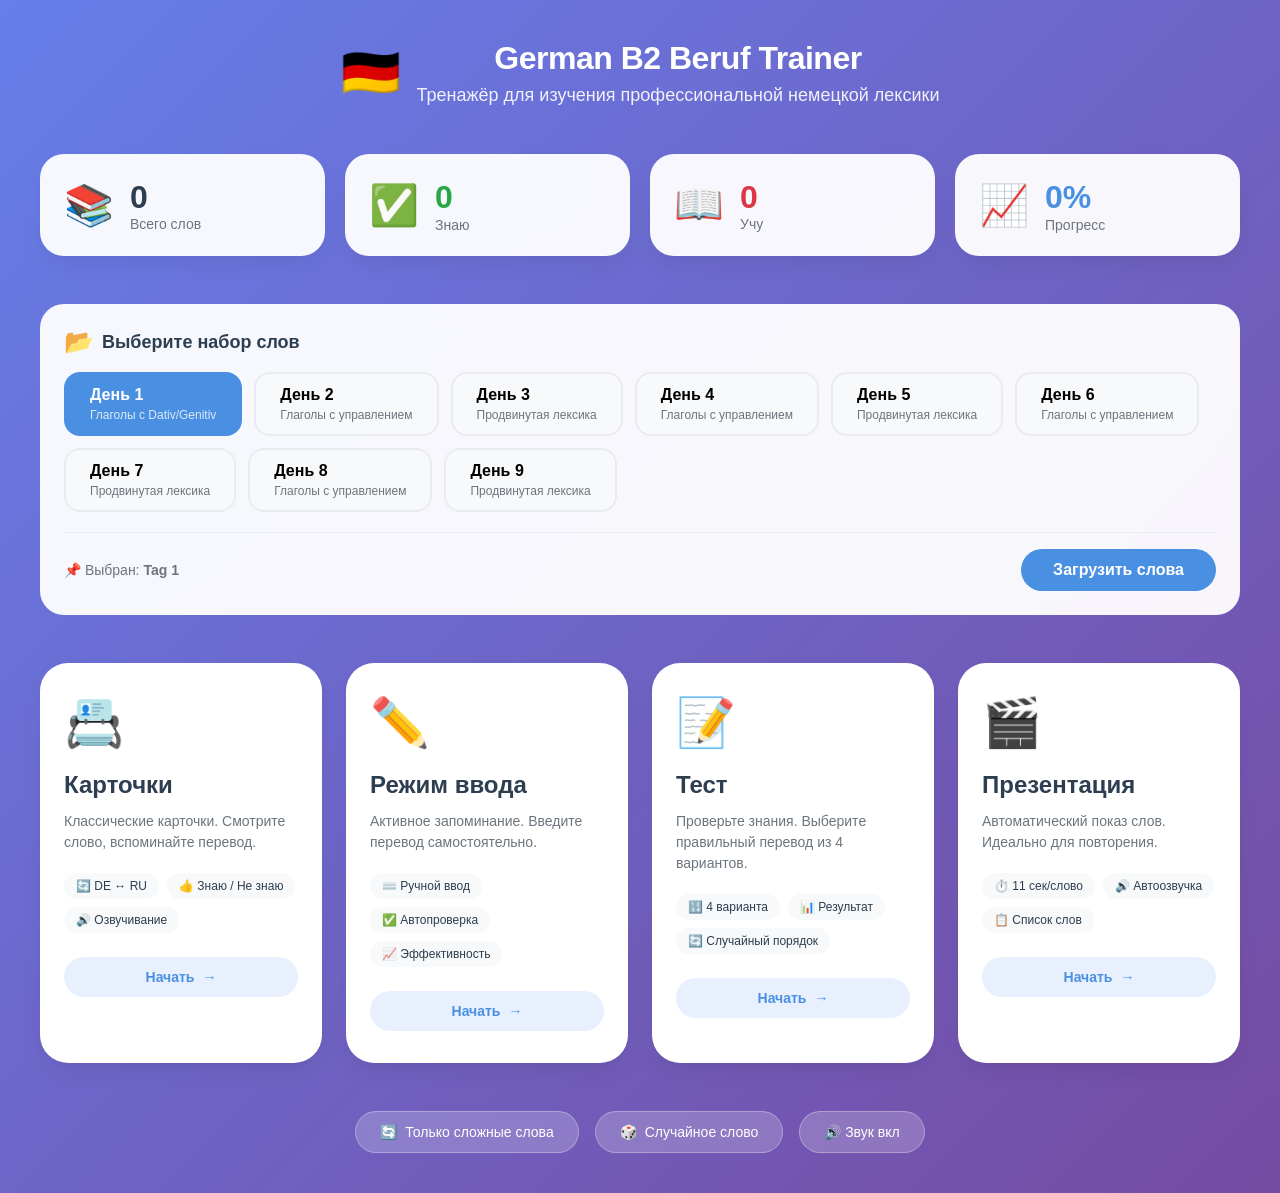
<file: index.html>
<!DOCTYPE html>
<html lang="ru">
<head>
  <meta charset="UTF-8" />
  <meta name="viewport" content="width=device-width, initial-scale=1.0" />
  <title>German B2 Beruf Trainer</title>
  <link rel="stylesheet" href="styles.css">
</head>

<body>
  <!-- ГЛАВНАЯ СТРАНИЦА-ДАШБОРД -->
  <div id="dashboard" class="dashboard">
    <div class="dashboard-container">
      <!-- ШАПКА -->
      <header class="dashboard-header">
        <div class="logo-area">
          <span class="logo">🇩🇪</span>
          <div>
            <h1>German B2 Beruf Trainer</h1>
            <p class="subtitle">Тренажёр для изучения профессиональной немецкой лексики</p>
          </div>
        </div>
      </header>

      <!-- СТАТИСТИКА ПРОГРЕССА -->
      <div class="stats-overview">
        <div class="stat-card">
          <div class="stat-icon">📚</div>
          <div class="stat-info">
            <span class="stat-value" id="statTotal">0</span>
            <span class="stat-label">Всего слов</span>
          </div>
        </div>
        <div class="stat-card known">
          <div class="stat-icon">✅</div>
          <div class="stat-info">
            <span class="stat-value" id="statKnown">0</span>
            <span class="stat-label">Знаю</span>
          </div>
        </div>
        <div class="stat-card unknown">
          <div class="stat-icon">📖</div>
          <div class="stat-info">
            <span class="stat-value" id="statUnknown">0</span>
            <span class="stat-label">Учу</span>
          </div>
        </div>
        <div class="stat-card progress">
          <div class="stat-icon">📈</div>
          <div class="stat-info">
            <span class="stat-value" id="statProgress">0%</span>
            <span class="stat-label">Прогресс</span>
          </div>
        </div>
      </div>

      <!-- ВЫБОР НАБОРА СЛОВ -->
      <div class="day-selector">
        <div class="selector-label">
          <span class="label-icon">📂</span>
          <span>Выберите набор слов</span>
        </div>
        <div class="day-buttons">
          <button class="day-btn" data-day="tag1">День 1 <span>Глаголы с Dativ/Genitiv</span></button>
          <button class="day-btn" data-day="tag2">День 2 <span>Глаголы с управлением</span></button>
          <button class="day-btn" data-day="tag3">День 3 <span>Продвинутая лексика</span></button>
          <button class="day-btn" data-day="tag4">День 4 <span>Глаголы с управлением</span></button>
          <button class="day-btn" data-day="tag5">День 5 <span>Продвинутая лексика</span></button>
          <button class="day-btn" data-day="tag6">День 6 <span>Глаголы с управлением</span></button>
          <button class="day-btn" data-day="tag7">День 7 <span>Продвинутая лексика</span></button>
          <button class="day-btn" data-day="tag8">День 8 <span>Глаголы с управлением</span></button>
          <button class="day-btn" data-day="tag9">День 9 <span>Продвинутая лексика</span></button>
        </div>
        <div class="selected-day-info" id="selectedDayInfo">
          <span>📌 Выбран: <strong id="currentDayName">Tag 1</strong></span>
          <button id="loadBtn" class="load-btn">Загрузить слова</button>
        </div>
      </div>

      <!-- КАРТОЧКИ РЕЖИМОВ -->
      <div class="modes-grid">
        <div class="mode-card" data-mode="cards">
          <div class="mode-icon">📇</div>
          <h3>Карточки</h3>
          <p>Классические карточки. Смотрите слово, вспоминайте перевод.</p>
          <div class="mode-features">
            <span>🔄 DE ↔ RU</span>
            <span>👍 Знаю / Не знаю</span>
            <span>🔊 Озвучивание</span>
          </div>
          <button class="mode-start-btn" data-mode="cards">
            Начать <span>→</span>
          </button>
        </div>

        <div class="mode-card" data-mode="typing">
          <div class="mode-icon">✏️</div>
          <h3>Режим ввода</h3>
          <p>Активное запоминание. Введите перевод самостоятельно.</p>
          <div class="mode-features">
            <span>⌨️ Ручной ввод</span>
            <span>✅ Автопроверка</span>
            <span>📈 Эффективность</span>
          </div>
          <button class="mode-start-btn" data-mode="typing">
            Начать <span>→</span>
          </button>
        </div>

        <div class="mode-card" data-mode="test">
          <div class="mode-icon">📝</div>
          <h3>Тест</h3>
          <p>Проверьте знания. Выберите правильный перевод из 4 вариантов.</p>
          <div class="mode-features">
            <span>🔢 4 варианта</span>
            <span>📊 Результат</span>
            <span>🔄 Случайный порядок</span>
          </div>
          <button class="mode-start-btn" data-mode="test">
            Начать <span>→</span>
          </button>
        </div>

        <div class="mode-card" data-mode="presentation">
          <div class="mode-icon">🎬</div>
          <h3>Презентация</h3>
          <p>Автоматический показ слов. Идеально для повторения.</p>
          <div class="mode-features">
            <span>⏱️ 11 сек/слово</span>
            <span>🔊 Автоозвучка</span>
            <span>📋 Список слов</span>
          </div>
          <button class="mode-start-btn" data-mode="presentation">
            Начать <span>→</span>
          </button>
        </div>
      </div>

      <!-- ДОПОЛНИТЕЛЬНЫЕ ФУНКЦИИ -->
      <div class="extra-functions">
        <button class="extra-btn" id="repeatUnknownBtn">
          <span>🔄</span> Только сложные слова
        </button>
        <button class="extra-btn" id="randomWordBtn">
          <span>🎲</span> Случайное слово
        </button>
        <div class="sound-control">
          <button id="toggleSoundBtn" class="sound-btn">🔊 Звук вкл</button>
        </div>
      </div>
    </div>
  </div>

  <!-- ЭКРАН КАРТОЧЕК -->
  <div id="cardsScreen" class="mode-screen hidden">
    <div class="mode-header">
      <button class="back-btn" data-back>← На главную</button>
      <h2>📇 Карточки</h2>
      <div class="mode-controls">
        <button id="cardsModeSelect" class="small-select">DE → RU</button>
        <button id="cardsTypingModeBtn" class="typing-mode-btn">✏️ Режим ввода</button>
        <button id="cardsSpeakBtn" class="speak-mode-btn">🔊</button>
      </div>
    </div>
    
    <div class="mode-content">
      <div class="cards-container">
        <div class="cards-counter" id="cardsCounter"></div>
        
        <div class="card">
          <div class="card-word-container">
            <div class="card-word" id="cardWord"></div>
          </div>
          
          <div class="card-answer hidden" id="cardAnswer">
            <div class="card-translation" id="cardTranslation"></div>
            <div class="card-examples">
              <p><span class="example-label">DE:</span> <span id="cardExampleDe"></span></p>
              <p><span class="example-label">RU:</span> <span id="cardExampleRu"></span></p>
            </div>
          </div>
          
          <!-- Режим ввода внутри карточек -->
          <div class="typing-area hidden" id="cardsTypingSection">
            <input type="text" id="cardsTypingInput" placeholder="Введите перевод..." />
            <button id="cardsCheckTypingBtn">Проверить</button>
          </div>
          <div class="typing-feedback hidden" id="cardsTypingFeedback">
            <p id="cardsTypingMessage"></p>
            <p id="cardsTypingCorrectAnswer"></p>
          </div>
        </div>
        
        <div class="card-controls">
          <button id="showAnswerBtn" class="control-btn">Показать ответ</button>
          <div class="nav-controls">
            <button id="prevBtn" class="nav-btn">◀ Назад</button>
            <button id="nextBtn" class="nav-btn">Вперёд ▶</button>
          </div>
        </div>
        
        <div class="rating-buttons">
          <button id="knowBtn" class="rating-btn know">✅ Знаю</button>
          <button id="dontKnowBtn" class="rating-btn dontknow">❌ Не знаю</button>
        </div>
        
        <div class="card-footer">
          <label class="auto-next">
            <input type="checkbox" id="autoNextCheckbox" checked />
            Автопереход
          </label>
          <div class="word-status" id="wordStatus">—</div>
        </div>
      </div>
    </div>
  </div>

  <!-- ЭКРАН ТЕСТА -->
  <div id="testScreen" class="mode-screen hidden">
    <div class="mode-header">
      <button class="back-btn" data-back>← На главную</button>
      <h2>📝 Тест</h2>
      <button id="testSpeakBtn" class="speak-mode-btn">🔊</button>
    </div>
    
    <div class="mode-content">
      <div class="test-container">
        <div class="test-counter" id="testCounter"></div>
        
        <div class="test-question">
          <div class="test-word" id="testWord"></div>
        </div>
        
        <div class="answers-grid" id="answersContainer"></div>
        
        <div class="test-message" id="testMessage"></div>
        
        <div class="test-controls">
          <button id="nextQuestionBtn" class="hidden">Следующий вопрос →</button>
          <button id="restartTestBtn" class="hidden">🔄 Пройти заново</button>
        </div>
        
        <div class="test-result" id="resultBox"></div>
      </div>
    </div>
  </div>

  <!-- ЭКРАН ПРЕЗЕНТАЦИИ (полноэкранный) -->
  <div id="presentationScreen" class="presentation-panel hidden">
    <div class="presentation-top-bar">
      <button class="back-btn-light" data-back>← На главную</button>
      <button id="presentationPauseBtn" class="presentation-control-light">⏸ Пауза</button>
      <button id="presentationSpeakBtn" class="presentation-speak-light">🔊</button>
    </div>
    
    <button id="toggleSidebarBtn" class="sidebar-toggle-btn" title="Показать/скрыть список слов">📚</button>
    
    <div id="presentationSidebar" class="presentation-sidebar">
      <div class="sidebar-header">
        <h3>📚 Список слов</h3>
      </div>
      <div id="wordsList" class="words-list"></div>
    </div>
    
    <div id="presentationMain" class="presentation-main">
      <div class="presentation-content">
        <div id="presentationCounter" class="presentation-counter"></div>
        
        <div class="presentation-word-container">
          <div id="presentationWord" class="presentation-word"></div>
        </div>
        
        <div id="presentationTranslation" class="presentation-translation"></div>
        
        <div id="presentationExamples" class="presentation-examples">
          <p><span class="example-label">DE:</span> <span id="presentationExampleDe"></span></p>
          <p><span class="example-label">RU:</span> <span id="presentationExampleRu"></span></p>
        </div>
      </div>
    </div>
    
    <div class="presentation-progress">
      <div id="presentationProgressBar" class="presentation-progress-bar"></div>
    </div>
  </div>

  <script src="app.js"></script>
</body>
</html>
</file>
<file: styles.css>
/* ========== ОСНОВНЫЕ ПЕРЕМЕННЫЕ ========== */
:root {
  --primary: #4a90e2;
  --primary-dark: #3a7bc9;
  --primary-light: #e8f0fe;
  --success: #28a745;
  --success-light: #e8f5e9;
  --warning: #dc3545;
  --warning-light: #ffe8e8;
  --text-dark: #2c3e50;
  --text-gray: #6c757d;
  --text-light: #95a5a6;
  --bg-light: #f8f9fa;
  --bg-white: #ffffff;
  --border: #e9ecef;
  --card-shadow: 0 10px 25px -5px rgba(0, 0, 0, 0.08), 0 8px 10px -6px rgba(0, 0, 0, 0.02);
  --card-hover-shadow: 0 20px 30px -12px rgba(0, 0, 0, 0.15);
  --transition: all 0.3s cubic-bezier(0.4, 0, 0.2, 1);
}

* {
  margin: 0;
  padding: 0;
  box-sizing: border-box;
}

body {
  font-family: -apple-system, BlinkMacSystemFont, 'Segoe UI', Roboto, 'Helvetica Neue', Arial, sans-serif;
  background: linear-gradient(135deg, #667eea 0%, #764ba2 100%);
  min-height: 100vh;
  color: var(--text-dark);
}

.hidden {
  display: none !important;
}

/* ========== ГЛАВНАЯ СТРАНИЦА - ДАШБОРД ========== */
.dashboard {
  min-height: 100vh;
  padding: 40px 24px;
}

.dashboard-container {
  max-width: 1200px;
  margin: 0 auto;
}

/* Шапка */
.dashboard-header {
  margin-bottom: 48px;
  text-align: center;
}

.logo-area {
  display: flex;
  align-items: center;
  justify-content: center;
  gap: 16px;
}

.logo {
  font-size: 48px;
  animation: float 3s ease-in-out infinite;
}

@keyframes float {
  0%, 100% { transform: translateY(0px); }
  50% { transform: translateY(-10px); }
}

.dashboard-header h1 {
  font-size: 32px;
  color: white;
  margin-bottom: 8px;
  font-weight: 700;
  letter-spacing: -0.5px;
}

.subtitle {
  font-size: 18px;
  color: rgba(255, 255, 255, 0.9);
}

/* Статистика */
.stats-overview {
  display: grid;
  grid-template-columns: repeat(auto-fit, minmax(200px, 1fr));
  gap: 20px;
  margin-bottom: 48px;
}

.stat-card {
  background: rgba(255, 255, 255, 0.95);
  backdrop-filter: blur(10px);
  border-radius: 24px;
  padding: 24px;
  display: flex;
  align-items: center;
  gap: 16px;
  transition: var(--transition);
  box-shadow: var(--card-shadow);
}

.stat-card:hover {
  transform: translateY(-4px);
  box-shadow: var(--card-hover-shadow);
}

.stat-icon {
  font-size: 40px;
}

.stat-info {
  display: flex;
  flex-direction: column;
}

.stat-value {
  font-size: 32px;
  font-weight: 800;
  color: var(--text-dark);
  line-height: 1.2;
}

.stat-label {
  font-size: 14px;
  color: var(--text-gray);
  font-weight: 500;
}

.stat-card.known .stat-value { color: var(--success); }
.stat-card.unknown .stat-value { color: var(--warning); }
.stat-card.progress .stat-value { color: var(--primary); }

/* Выбор набора слов */
.day-selector {
  background: rgba(255, 255, 255, 0.95);
  backdrop-filter: blur(10px);
  border-radius: 24px;
  padding: 24px;
  margin-bottom: 48px;
}

.selector-label {
  display: flex;
  align-items: center;
  gap: 8px;
  font-size: 18px;
  font-weight: 600;
  color: var(--text-dark);
  margin-bottom: 16px;
}

.label-icon {
  font-size: 24px;
}

.day-buttons {
  display: flex;
  gap: 12px;
  flex-wrap: wrap;
  margin-bottom: 20px;
}

.day-btn {
  background: var(--bg-light);
  border: 2px solid var(--border);
  padding: 12px 24px;
  border-radius: 16px;
  font-size: 16px;
  font-weight: 600;
  cursor: pointer;
  transition: var(--transition);
  display: flex;
  flex-direction: column;
  align-items: flex-start;
  gap: 4px;
}

.day-btn span {
  font-size: 12px;
  font-weight: normal;
  color: var(--text-gray);
}

.day-btn:hover {
  border-color: var(--primary);
  background: var(--primary-light);
  transform: translateY(-2px);
}

.day-btn.active {
  background: var(--primary);
  border-color: var(--primary);
  color: white;
}

.day-btn.active span {
  color: rgba(255, 255, 255, 0.8);
}

.selected-day-info {
  display: flex;
  align-items: center;
  justify-content: space-between;
  flex-wrap: wrap;
  gap: 16px;
  padding-top: 16px;
  border-top: 1px solid var(--border);
}

.selected-day-info span {
  font-size: 14px;
  color: var(--text-gray);
}

.load-btn {
  background: var(--primary);
  color: white;
  border: none;
  padding: 12px 32px;
  border-radius: 40px;
  font-size: 16px;
  font-weight: 600;
  cursor: pointer;
  transition: var(--transition);
}

.load-btn:hover {
  background: var(--primary-dark);
  transform: scale(1.02);
}

/* Карточки режимов */
.modes-grid {
  display: grid;
  grid-template-columns: repeat(auto-fit, minmax(280px, 1fr));
  gap: 24px;
  margin-bottom: 48px;
}

.mode-card {
  background: white;
  border-radius: 28px;
  padding: 32px 24px;
  transition: var(--transition);
  box-shadow: var(--card-shadow);
  position: relative;
  overflow: hidden;
}

.mode-card::before {
  content: '';
  position: absolute;
  top: 0;
  left: 0;
  right: 0;
  height: 4px;
  background: var(--primary);
  transform: scaleX(0);
  transition: var(--transition);
}

.mode-card:hover {
  transform: translateY(-8px);
  box-shadow: var(--card-hover-shadow);
}

.mode-card:hover::before {
  transform: scaleX(1);
}

.mode-icon {
  font-size: 48px;
  margin-bottom: 20px;
}

.mode-card h3 {
  font-size: 24px;
  font-weight: 700;
  color: var(--text-dark);
  margin-bottom: 12px;
}

.mode-card p {
  font-size: 14px;
  color: var(--text-gray);
  line-height: 1.5;
  margin-bottom: 20px;
}

.mode-features {
  display: flex;
  flex-wrap: wrap;
  gap: 8px;
  margin-bottom: 24px;
}

.mode-features span {
  background: var(--bg-light);
  padding: 6px 12px;
  border-radius: 20px;
  font-size: 12px;
  color: var(--text-dark);
}

.mode-start-btn {
  background: var(--primary-light);
  color: var(--primary);
  border: none;
  padding: 12px 24px;
  border-radius: 40px;
  font-size: 14px;
  font-weight: 600;
  cursor: pointer;
  transition: var(--transition);
  width: 100%;
  display: flex;
  align-items: center;
  justify-content: center;
  gap: 8px;
}

.mode-start-btn span {
  transition: transform 0.2s;
}

.mode-start-btn:hover {
  background: var(--primary);
  color: white;
}

.mode-start-btn:hover span {
  transform: translateX(4px);
}

/* Дополнительные функции */
.extra-functions {
  display: flex;
  justify-content: center;
  gap: 16px;
  flex-wrap: wrap;
}

.extra-btn {
  background: rgba(255, 255, 255, 0.2);
  backdrop-filter: blur(10px);
  border: 1px solid rgba(255, 255, 255, 0.3);
  padding: 12px 24px;
  border-radius: 40px;
  font-size: 14px;
  font-weight: 500;
  color: white;
  cursor: pointer;
  transition: var(--transition);
  display: flex;
  align-items: center;
  gap: 8px;
}

.extra-btn:hover {
  background: rgba(255, 255, 255, 0.3);
  transform: translateY(-2px);
}

.sound-control {
  display: flex;
  align-items: center;
}

.sound-btn {
  background: rgba(255, 255, 255, 0.2);
  backdrop-filter: blur(10px);
  border: 1px solid rgba(255, 255, 255, 0.3);
  padding: 12px 24px;
  border-radius: 40px;
  font-size: 14px;
  font-weight: 500;
  color: white;
  cursor: pointer;
  transition: var(--transition);
}

.sound-btn.sound-off {
  background: rgba(220, 53, 69, 0.7);
}

.sound-btn:hover {
  background: rgba(255, 255, 255, 0.3);
  transform: translateY(-2px);
}

/* ========== ЭКРАНЫ РЕЖИМОВ ========== */
.mode-screen {
  position: fixed;
  top: 0;
  left: 0;
  right: 0;
  bottom: 0;
  background: var(--bg-light);
  z-index: 1000;
  overflow-y: auto;
}

.mode-header {
  background: white;
  padding: 20px 24px;
  display: flex;
  align-items: center;
  justify-content: space-between;
  flex-wrap: wrap;
  gap: 16px;
  border-bottom: 1px solid var(--border);
  position: sticky;
  top: 0;
  z-index: 100;
}

.mode-header h2 {
  font-size: 24px;
  color: var(--text-dark);
}

.back-btn {
  background: none;
  border: none;
  font-size: 16px;
  color: var(--primary);
  cursor: pointer;
  padding: 8px 16px;
  border-radius: 40px;
  transition: var(--transition);
  font-weight: 500;
}

.back-btn:hover {
  background: var(--primary-light);
}

.mode-controls {
  display: flex;
  gap: 12px;
  align-items: center;
}

.small-select, .typing-mode-btn, .speak-mode-btn {
  background: var(--bg-light);
  border: 1px solid var(--border);
  padding: 8px 16px;
  border-radius: 40px;
  font-size: 14px;
  cursor: pointer;
  transition: var(--transition);
}

.small-select:hover, .typing-mode-btn:hover, .speak-mode-btn:hover {
  background: var(--primary-light);
  border-color: var(--primary);
}

.typing-mode-btn.active {
  background: var(--primary);
  color: white;
  border-color: var(--primary);
}

.mode-content {
  max-width: 800px;
  margin: 0 auto;
  padding: 40px 24px;
}

/* ========== КАРТОЧКИ ========== */
.cards-container {
  background: white;
  border-radius: 32px;
  padding: 32px;
  box-shadow: var(--card-shadow);
}

.cards-counter {
  text-align: center;
  font-size: 14px;
  color: var(--text-gray);
  margin-bottom: 24px;
}

.card {
  text-align: center;
  min-height: 400px;
  display: flex;
  flex-direction: column;
  justify-content: center;
}

.card-word-container {
  margin-bottom: 32px;
}

.card-word {
  font-size: 48px;
  font-weight: 800;
  color: var(--text-dark);
  line-height: 1.3;
}

.card-answer {
  margin-top: 32px;
}

.card-translation {
  font-size: 32px;
  font-weight: 600;
  color: var(--primary);
  margin-bottom: 24px;
}

.card-examples {
  background: var(--bg-light);
  padding: 20px;
  border-radius: 20px;
  text-align: left;
}

.card-examples p {
  margin: 12px 0;
  font-size: 14px;
  line-height: 1.5;
}

.example-label {
  font-weight: 700;
  color: var(--primary);
  margin-right: 8px;
}

.card-controls {
  display: flex;
  justify-content: center;
  gap: 16px;
  margin-top: 32px;
}

.control-btn {
  background: var(--primary-light);
  color: var(--primary);
  border: none;
  padding: 12px 24px;
  border-radius: 40px;
  font-weight: 600;
  cursor: pointer;
  transition: var(--transition);
}

.control-btn:hover {
  background: var(--primary);
  color: white;
}

.nav-controls {
  display: flex;
  gap: 12px;
}

.nav-btn {
  background: var(--bg-light);
  border: 1px solid var(--border);
  padding: 12px 24px;
  border-radius: 40px;
  cursor: pointer;
  transition: var(--transition);
}

.nav-btn:hover {
  background: var(--primary-light);
  border-color: var(--primary);
}

.rating-buttons {
  display: flex;
  justify-content: center;
  gap: 16px;
  margin-top: 32px;
}

.rating-btn {
  flex: 1;
  padding: 14px;
  border: none;
  border-radius: 48px;
  font-size: 16px;
  font-weight: 600;
  cursor: pointer;
  transition: var(--transition);
}

.rating-btn.know {
  background: var(--success-light);
  color: var(--success);
}

.rating-btn.know:hover {
  background: var(--success);
  color: white;
  transform: scale(1.02);
}

.rating-btn.dontknow {
  background: var(--warning-light);
  color: var(--warning);
}

.rating-btn.dontknow:hover {
  background: var(--warning);
  color: white;
  transform: scale(1.02);
}

.card-footer {
  display: flex;
  justify-content: space-between;
  align-items: center;
  margin-top: 24px;
  padding-top: 24px;
  border-top: 1px solid var(--border);
}

.auto-next {
  display: flex;
  align-items: center;
  gap: 8px;
  font-size: 14px;
  color: var(--text-gray);
  cursor: pointer;
}

.word-status {
  font-size: 14px;
  padding: 6px 12px;
  background: var(--bg-light);
  border-radius: 20px;
  color: var(--text-gray);
}

/* ========== ТЕСТ ========== */
.test-container {
  background: white;
  border-radius: 32px;
  padding: 32px;
  box-shadow: var(--card-shadow);
}

.test-counter {
  text-align: center;
  font-size: 14px;
  color: var(--text-gray);
  margin-bottom: 24px;
}

.test-question {
  text-align: center;
  margin-bottom: 32px;
}

.test-word {
  font-size: 42px;
  font-weight: 800;
  color: var(--text-dark);
}

.answers-grid {
  display: grid;
  grid-template-columns: repeat(auto-fit, minmax(250px, 1fr));
  gap: 12px;
  margin-bottom: 24px;
}

.answer-btn {
  background: var(--bg-light);
  border: 2px solid var(--border);
  padding: 14px;
  border-radius: 16px;
  font-size: 16px;
  cursor: pointer;
  transition: var(--transition);
}

.answer-btn:hover:not(.correct):not(.wrong) {
  border-color: var(--primary);
  background: var(--primary-light);
  transform: translateY(-2px);
}

.answer-btn.correct {
  background: var(--success-light);
  border-color: var(--success);
  color: var(--success);
}

.answer-btn.wrong {
  background: var(--warning-light);
  border-color: var(--warning);
  color: var(--warning);
  text-decoration: line-through;
}

.test-message {
  text-align: center;
  font-size: 16px;
  margin: 20px 0;
  padding: 12px;
  border-radius: 12px;
}

.test-controls {
  display: flex;
  justify-content: center;
  gap: 16px;
  margin-top: 24px;
}

#nextQuestionBtn, #restartTestBtn {
  background: var(--primary);
  color: white;
  border: none;
  padding: 12px 32px;
  border-radius: 40px;
  font-size: 16px;
  font-weight: 600;
  cursor: pointer;
  transition: var(--transition);
}

#nextQuestionBtn:hover, #restartTestBtn:hover {
  background: var(--primary-dark);
  transform: translateY(-2px);
}

.test-result {
  text-align: center;
  margin-top: 24px;
  padding: 20px;
  background: var(--bg-light);
  border-radius: 20px;
  font-size: 18px;
  font-weight: 600;
  color: var(--primary);
}

/* ========== РЕЖИМ ВВОДА (ВНУТРИ КАРТОЧЕК) ========== */
.typing-area {
  margin-top: 24px;
  display: flex;
  gap: 12px;
}

.typing-area input {
  flex: 1;
  padding: 14px;
  border: 2px solid var(--border);
  border-radius: 16px;
  font-size: 16px;
  transition: var(--transition);
}

.typing-area input:focus {
  outline: none;
  border-color: var(--primary);
}

.typing-area button {
  background: var(--primary);
  color: white;
  border: none;
  padding: 14px 24px;
  border-radius: 16px;
  cursor: pointer;
  transition: var(--transition);
}

.typing-area button:hover {
  background: var(--primary-dark);
}

.typing-feedback {
  margin-top: 16px;
  padding: 16px;
  border-radius: 16px;
  background: var(--bg-light);
}

.typing-feedback.correct {
  background: var(--success-light);
  color: var(--success);
  border-left: 4px solid var(--success);
}

.typing-feedback.wrong {
  background: var(--warning-light);
  color: var(--warning);
  border-left: 4px solid var(--warning);
}

/* ========== РЕЖИМ ПРЕЗЕНТАЦИИ ========== */
.presentation-panel {
  position: fixed;
  top: 0;
  left: 0;
  right: 0;
  bottom: 0;
  background: linear-gradient(135deg, #1a1a2e 0%, #16213e 100%);
  z-index: 2000;
  overflow: hidden;
}

/* Верхняя панель с кнопками */
.presentation-top-bar {
  position: fixed;
  top: 20px;
  left: 20px;
  right: 20px;
  display: flex;
  gap: 12px;
  z-index: 1003;
  pointer-events: none;
}

.presentation-top-bar button {
  pointer-events: auto;
}

.back-btn-light {
  background: rgba(0, 0, 0, 0.7);
  backdrop-filter: blur(10px);
  border: 1px solid rgba(255, 255, 255, 0.2);
  padding: 10px 20px;
  border-radius: 40px;
  color: white;
  cursor: pointer;
  transition: var(--transition);
  font-size: 14px;
  font-weight: 500;
  box-shadow: 0 2px 8px rgba(0, 0, 0, 0.2);
}

.back-btn-light:hover {
  background: rgba(0, 0, 0, 0.85);
  transform: translateY(-2px);
}

.presentation-control-light, .presentation-speak-light {
  background: rgba(0, 0, 0, 0.7);
  backdrop-filter: blur(10px);
  border: 1px solid rgba(255, 255, 255, 0.2);
  padding: 10px 20px;
  border-radius: 40px;
  color: white;
  cursor: pointer;
  transition: var(--transition);
  font-size: 14px;
  font-weight: 500;
  box-shadow: 0 2px 8px rgba(0, 0, 0, 0.2);
}

.presentation-control-light:hover, .presentation-speak-light:hover {
  background: rgba(0, 0, 0, 0.85);
  transform: translateY(-2px);
}

/* Кнопка переключения боковой панели */
.sidebar-toggle-btn {
  position: fixed;
  left: 20px;
  bottom: 20px;
  background: rgba(0, 0, 0, 0.7);
  backdrop-filter: blur(10px);
  border: 1px solid rgba(255, 255, 255, 0.2);
  font-size: 24px;
  padding: 12px 16px;
  border-radius: 40px;
  cursor: pointer;
  z-index: 1004;
  transition: var(--transition);
  color: white;
  box-shadow: 0 2px 8px rgba(0, 0, 0, 0.2);
}

.sidebar-toggle-btn:hover {
  background: rgba(0, 0, 0, 0.85);
  transform: scale(1.05);
}

/* Боковая панель */
.presentation-sidebar {
  position: fixed;
  left: 0;
  top: 0;
  bottom: 0;
  width: 300px;
  background: rgba(255, 255, 255, 0.98);
  backdrop-filter: blur(10px);
  z-index: 1002;
  transform: translateX(0);
  transition: transform 0.3s ease;
  display: flex;
  flex-direction: column;
  box-shadow: 2px 0 20px rgba(0, 0, 0, 0.1);
  overflow-y: auto;
  padding-top: 80px;
}

.presentation-sidebar.collapsed {
  transform: translateX(-300px);
}

.sidebar-header {
  padding: 20px 24px;
  border-bottom: 1px solid rgba(0, 0, 0, 0.1);
  background: rgba(255, 255, 255, 0.95);
  position: sticky;
  top: 0;
  z-index: 10;
}

.sidebar-header h3 {
  font-size: 18px;
  color: var(--text-dark);
  margin: 0;
}

.words-list {
  flex: 1;
  overflow-y: auto;
  padding: 12px;
}

.word-item {
  padding: 12px 16px;
  margin: 4px 0;
  border-radius: 12px;
  cursor: pointer;
  transition: var(--transition);
  font-size: 14px;
  color: var(--text-dark);
}

.word-item:hover {
  background: rgba(74, 144, 226, 0.1);
}

.word-item.current {
  background: var(--primary);
  color: white;
}

.word-item.passed {
  opacity: 0.5;
  text-decoration: line-through;
}

.word-number {
  display: inline-block;
  width: 35px;
  font-size: 12px;
  opacity: 0.7;
}

.word-text {
  margin-left: 8px;
}

/* Основной контент презентации */
.presentation-main {
  position: relative;
  width: 100%;
  height: 100%;
  transition: padding-left 0.3s ease;
  overflow-y: auto;
  overflow-x: hidden;
}

.presentation-main.with-sidebar {
  padding-left: 300px;
}

.presentation-content {
  display: flex;
  flex-direction: column;
  justify-content: center;
  align-items: center;
  min-height: 100%;
  text-align: center;
  max-width: 900px;
  margin: 0 auto;
  padding: 100px 40px 80px 40px;
}

.presentation-counter {
  font-size: 16px;
  color: rgba(255, 255, 255, 0.6);
  margin-bottom: 60px;
}

.presentation-word-container {
  width: 100%;
  margin-bottom: 40px;
}

.presentation-word {
  font-size: 96px;
  font-weight: 800;
  color: white;
  opacity: 1;
  transition: opacity 0.4s ease;
  line-height: 1.2;
  text-shadow: 0 4px 20px rgba(0, 0, 0, 0.3);
  word-break: break-word;
}

.presentation-translation {
  font-size: 72px;
  color: var(--primary);
  margin-bottom: 40px;
  opacity: 0;
  transition: opacity 0.4s ease;
  min-height: 120px;
  display: flex;
  align-items: center;
  justify-content: center;
  font-weight: 600;
  word-break: break-word;
}

.presentation-examples {
  font-size: 28px;
  color: rgba(255, 255, 255, 0.8);
  line-height: 1.5;
  background: rgba(255, 255, 255, 0.1);
  backdrop-filter: blur(10px);
  padding: 32px 40px;
  border-radius: 32px;
  opacity: 0;
  transition: opacity 0.4s ease;
  width: 100%;
  text-align: left;
}

.presentation-examples p {
  margin: 16px 0;
}

.presentation-examples .example-label {
  font-weight: bold;
  color: var(--primary);
  font-size: 28px;
  margin-right: 15px;
}

.presentation-progress {
  position: fixed;
  bottom: 0;
  left: 0;
  right: 0;
  height: 4px;
  background: rgba(255, 255, 255, 0.2);
  z-index: 1003;
}

.presentation-progress-bar {
  height: 100%;
  background: var(--primary);
  width: 0%;
  transition: width 0.1s linear;
}

/* Адаптивность для презентации */
@media (max-width: 768px) {
  .presentation-word {
    font-size: 48px;
  }
  
  .presentation-translation {
    font-size: 36px;
  }
  
  .presentation-examples {
    font-size: 18px;
    padding: 24px;
  }
  
  .presentation-examples .example-label {
    font-size: 20px;
  }
  
  .presentation-content {
    padding: 80px 20px 60px 20px;
  }
  
  .presentation-counter {
    margin-bottom: 40px;
  }
  
  .presentation-main.with-sidebar {
    padding-left: 0;
  }
  
  .presentation-sidebar {
    width: 280px;
    padding-top: 70px;
  }
  
  .presentation-sidebar.collapsed {
    transform: translateX(-280px);
  }
  
  .sidebar-header {
    padding: 16px 20px;
  }
  
  .sidebar-header h3 {
    font-size: 16px;
  }
  
  .sidebar-toggle-btn {
    left: 15px;
    bottom: 15px;
    font-size: 20px;
    padding: 10px 14px;
  }
  
  .presentation-top-bar {
    top: 10px;
    left: 10px;
    right: 10px;
  }
  
  .back-btn-light, .presentation-control-light, .presentation-speak-light {
    padding: 8px 16px;
    font-size: 12px;
  }
}

@media (max-width: 480px) {
  .presentation-word {
    font-size: 36px;
  }
  
  .presentation-translation {
    font-size: 28px;
  }
  
  .presentation-examples {
    font-size: 16px;
    padding: 20px;
  }
  
  .presentation-examples .example-label {
    font-size: 18px;
  }
  
  .presentation-content {
    padding: 70px 16px 50px 16px;
  }
  
  .presentation-sidebar {
    padding-top: 60px;
  }
}
</file>
